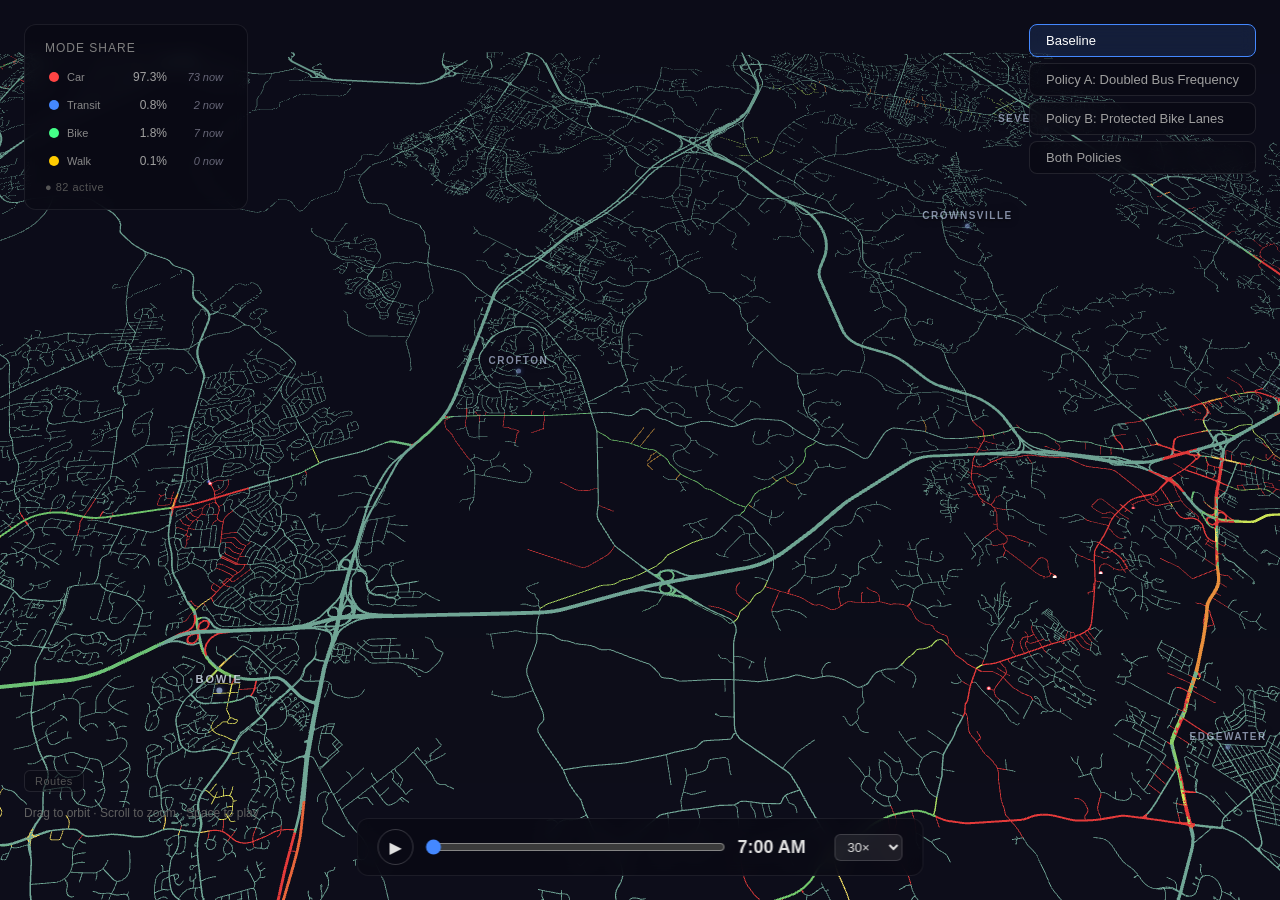
<file: visualization/index.html>
<!DOCTYPE html>
<html lang="en">
<head>
    <meta charset="UTF-8">
    <meta name="viewport" content="width=device-width, initial-scale=1.0">
    <title>Suburban Simulation — Annapolis Corridor</title>
    <link rel="stylesheet" href="css/style.css">
    <script type="importmap">
    {
        "imports": {
            "three": "./lib/three.module.js",
            "three/addons/": "./lib/"
        }
    }
    </script>
</head>
<body>

<!-- Loading screen -->
<div id="loading">Loading simulation data...</div>

<!-- Stats panel (top-left) -->
<div id="stats-panel">
    <div id="stats-title">Mode Share</div>
    <div class="stat-row" data-mode="CAR">
        <div class="stat-dot" style="background:#ff4444"></div>
        <div class="stat-label">Car</div>
        <div class="stat-bar-bg"><div class="stat-bar-fill" id="bar-car" style="background:#ffffff;width:100%"></div></div>
        <div class="stat-pct" id="pct-car">—</div>
        <div class="stat-live" id="live-car"></div>
    </div>
    <div class="stat-row" data-mode="TRANSIT">
        <div class="stat-dot" style="background:#4488ff"></div>
        <div class="stat-label">Transit</div>
        <div class="stat-bar-bg"><div class="stat-bar-fill" id="bar-transit" style="background:#4488ff;width:0%"></div></div>
        <div class="stat-pct" id="pct-transit">—</div>
        <div class="stat-live" id="live-transit"></div>
    </div>
    <div class="stat-row" data-mode="BICYCLE">
        <div class="stat-dot" style="background:#44ff88"></div>
        <div class="stat-label">Bike</div>
        <div class="stat-bar-bg"><div class="stat-bar-fill" id="bar-bike" style="background:#44ff88;width:0%"></div></div>
        <div class="stat-pct" id="pct-bike">—</div>
        <div class="stat-live" id="live-bike"></div>
    </div>
    <div class="stat-row" data-mode="WALK">
        <div class="stat-dot" style="background:#ffcc00"></div>
        <div class="stat-label">Walk</div>
        <div class="stat-bar-bg"><div class="stat-bar-fill" id="bar-walk" style="background:#ffcc00;width:0%"></div></div>
        <div class="stat-pct" id="pct-walk">—</div>
        <div class="stat-live" id="live-walk"></div>
    </div>
    <div id="trip-counter">● — active</div>
</div>

<!-- Location labels overlay -->
<div id="labels-container">
    <div class="area-label major" id="label-annapolis">Annapolis</div>
    <div class="area-label major" id="label-bowie">Bowie</div>
    <div class="area-label" id="label-crofton">Crofton</div>
    <div class="area-label" id="label-crownsville">Crownsville</div>
    <div class="area-label" id="label-edgewater">Edgewater</div>
    <div class="area-label" id="label-landover">Landover</div>
    <div class="area-label" id="label-severnapark">Severna Park</div>
</div>

<!-- Scenario panel (top-right) -->
<div id="scenario-panel">
    <button class="scenario-btn active" data-scenario="baseline">Baseline</button>
    <button class="scenario-btn" data-scenario="policy_a">Policy A: Doubled Bus Frequency</button>
    <button class="scenario-btn" data-scenario="policy_b">Policy B: Protected Bike Lanes</button>
    <button class="scenario-btn" data-scenario="policy_ab">Both Policies</button>
</div>

<!-- Time panel (bottom-center) -->
<div id="time-panel">
    <button id="play-btn" title="Play/Pause (Space)">▶</button>
    <input id="time-slider" type="range" min="0" max="9000" value="0" step="1">
    <div id="time-display">7:00 AM</div>
    <select id="speed-select">
        <option value="10">10×</option>
        <option value="30" selected>30×</option>
        <option value="60">60×</option>
        <option value="120">120×</option>
    </select>
</div>

<!-- Info panel (bottom-left) -->
<div id="info-panel">
    <span>Drag to orbit · Scroll to zoom · Space to play</span>
</div>

<!-- Debug toggle (bottom-left, above info panel) -->
<button id="transit-routes-toggle" title="Toggle GTFS route overlay (T)">Routes</button>

<script type="module" src="js/main.js"></script>
</body>
</html>
</file>
<file: visualization/css/style.css>
/* Suburban Simulation - Visualization Styles */

* {
    margin: 0;
    padding: 0;
    box-sizing: border-box;
}

body {
    overflow: hidden;
    background: #0a0a14;
    font-family: -apple-system, BlinkMacSystemFont, 'Segoe UI', sans-serif;
    color: #e0e0e0;
}

canvas {
    display: block;
}

/* === Time Controller === */
#time-panel {
    position: fixed;
    bottom: 24px;
    left: 50%;
    transform: translateX(-50%);
    display: flex;
    align-items: center;
    gap: 12px;
    background: rgba(10, 10, 20, 0.85);
    backdrop-filter: blur(8px);
    padding: 10px 20px;
    border-radius: 12px;
    border: 1px solid rgba(255, 255, 255, 0.08);
    z-index: 10;
}

#play-btn {
    background: none;
    border: 1px solid rgba(255, 255, 255, 0.2);
    color: #e0e0e0;
    font-size: 16px;
    width: 36px;
    height: 36px;
    border-radius: 50%;
    cursor: pointer;
    display: flex;
    align-items: center;
    justify-content: center;
}

#play-btn:hover {
    background: rgba(255, 255, 255, 0.1);
}

#time-slider {
    width: 300px;
    accent-color: #4488ff;
    cursor: pointer;
}

#time-display {
    font-size: 18px;
    font-weight: 600;
    min-width: 85px;
    font-variant-numeric: tabular-nums;
}

#speed-select {
    background: rgba(255, 255, 255, 0.08);
    color: #e0e0e0;
    border: 1px solid rgba(255, 255, 255, 0.15);
    padding: 4px 8px;
    border-radius: 6px;
    font-size: 13px;
    cursor: pointer;
}

/* === Scenario Panel === */
#scenario-panel {
    position: fixed;
    top: 24px;
    right: 24px;
    display: flex;
    flex-direction: column;
    gap: 6px;
    z-index: 10;
}

.scenario-btn {
    background: rgba(10, 10, 20, 0.85);
    backdrop-filter: blur(8px);
    border: 1px solid rgba(255, 255, 255, 0.1);
    color: #a0a0a0;
    padding: 8px 16px;
    border-radius: 8px;
    cursor: pointer;
    font-size: 13px;
    text-align: left;
    transition: all 0.2s;
}

.scenario-btn:hover {
    background: rgba(30, 30, 50, 0.9);
    color: #e0e0e0;
}

.scenario-btn.active {
    border-color: #4488ff;
    color: #ffffff;
    background: rgba(68, 136, 255, 0.15);
}

/* === Stats Panel === */
#stats-panel {
    position: fixed;
    top: 24px;
    left: 24px;
    background: rgba(10, 10, 20, 0.85);
    backdrop-filter: blur(8px);
    padding: 16px 20px;
    border-radius: 12px;
    border: 1px solid rgba(255, 255, 255, 0.08);
    min-width: 180px;
    z-index: 10;
}

#stats-title {
    font-size: 12px;
    text-transform: uppercase;
    letter-spacing: 1px;
    color: #808080;
    margin-bottom: 12px;
}

.stat-row {
    display: flex;
    align-items: center;
    gap: 8px;
    margin-bottom: 8px;
    font-size: 13px;
    border-radius: 6px;
    padding: 3px 4px;
    transition: opacity 0.2s, background 0.2s;
}

.stat-row:hover {
    background: rgba(255, 255, 255, 0.05);
}

/* X-ray mode: highlighted row */
.stat-row.xray-active {
    background: rgba(255, 255, 255, 0.08);
    outline: 1px solid rgba(255, 255, 255, 0.2);
}

/* X-ray mode: dimmed rows */
.stat-row.xray-dim {
    opacity: 0.3;
}

.stat-live {
    font-variant-numeric: tabular-nums;
    min-width: 48px;
    text-align: right;
    font-size: 11px;
    color: #667;
    font-style: italic;
}

.stat-dot {
    width: 10px;
    height: 10px;
    border-radius: 50%;
    flex-shrink: 0;
}

.stat-bar-bg {
    flex: 1;
    height: 6px;
    background: rgba(255, 255, 255, 0.06);
    border-radius: 3px;
    overflow: hidden;
}

.stat-bar-fill {
    height: 100%;
    border-radius: 3px;
    transition: width 0.5s ease;
}

.stat-label {
    font-size: 11px;
    color: #888;
    min-width: 44px;
    flex-shrink: 0;
}

.stat-pct {
    font-variant-numeric: tabular-nums;
    min-width: 40px;
    text-align: right;
    font-size: 12px;
    color: #a0a0a0;
}

#trip-counter {
    margin-top: 10px;
    font-size: 11px;
    color: #555;
    letter-spacing: 0.5px;
}

/* === Info Panel === */
#info-panel {
    position: fixed;
    bottom: 80px;
    left: 24px;
    display: flex;
    gap: 16px;
    font-size: 12px;
    color: #606060;
    z-index: 10;
}

/* === Debug: Transit Routes Toggle === */
#transit-routes-toggle {
    position: fixed;
    bottom: 108px;
    left: 24px;
    background: rgba(10, 10, 20, 0.6);
    border: 1px solid rgba(255, 255, 255, 0.1);
    color: #555;
    font-size: 11px;
    padding: 4px 10px;
    border-radius: 6px;
    cursor: pointer;
    z-index: 10;
    letter-spacing: 0.5px;
    transition: all 0.15s;
}

#transit-routes-toggle:hover {
    color: #888;
    border-color: rgba(255, 255, 255, 0.2);
}

#transit-routes-toggle.active {
    color: #4488ff;
    border-color: rgba(68, 136, 255, 0.5);
    background: rgba(68, 136, 255, 0.1);
}

/* === Area Labels === */
#labels-container {
    position: fixed;
    inset: 0;
    pointer-events: none;
    z-index: 5;
}

.area-label {
    position: absolute;
    display: none;
    flex-direction: column;
    align-items: center;
    gap: 3px;
    font-size: 10px;
    font-weight: 700;
    letter-spacing: 1.5px;
    text-transform: uppercase;
    color: #d2e1ff;
    text-shadow:
        0 1px 3px rgba(0, 0, 0, 0.95),
        0 0 10px rgba(0, 0, 0, 0.8);
    white-space: nowrap;
    transform: translate(-50%, -50%);
    pointer-events: auto;
    cursor: pointer;
    user-select: none;
    opacity: 0.6;
    transition: opacity 0.15s;
}

.area-label:hover {
    opacity: 1;
}

/* Small dot marker at the projected geo point */
.area-label::after {
    content: '';
    width: 5px;
    height: 5px;
    border-radius: 50%;
    background: rgba(160, 190, 255, 0.8);
    box-shadow: 0 0 5px rgba(100, 150, 255, 0.6);
    flex-shrink: 0;
}

/* Slightly larger + brighter for major cities */
.area-label.major {
    font-size: 11px;
    color: #e6f0ff;
    letter-spacing: 2px;
    opacity: 0.75;
}

.area-label.major:hover {
    opacity: 1;
}

.area-label.major::after {
    width: 6px;
    height: 6px;
    background: rgba(180, 210, 255, 0.9);
}

/* === Loading State === */
#loading {
    position: fixed;
    inset: 0;
    display: flex;
    align-items: center;
    justify-content: center;
    background: #0a0a14;
    color: #e0e0e0;
    font-size: 16px;
    z-index: 100;
}
</file>
